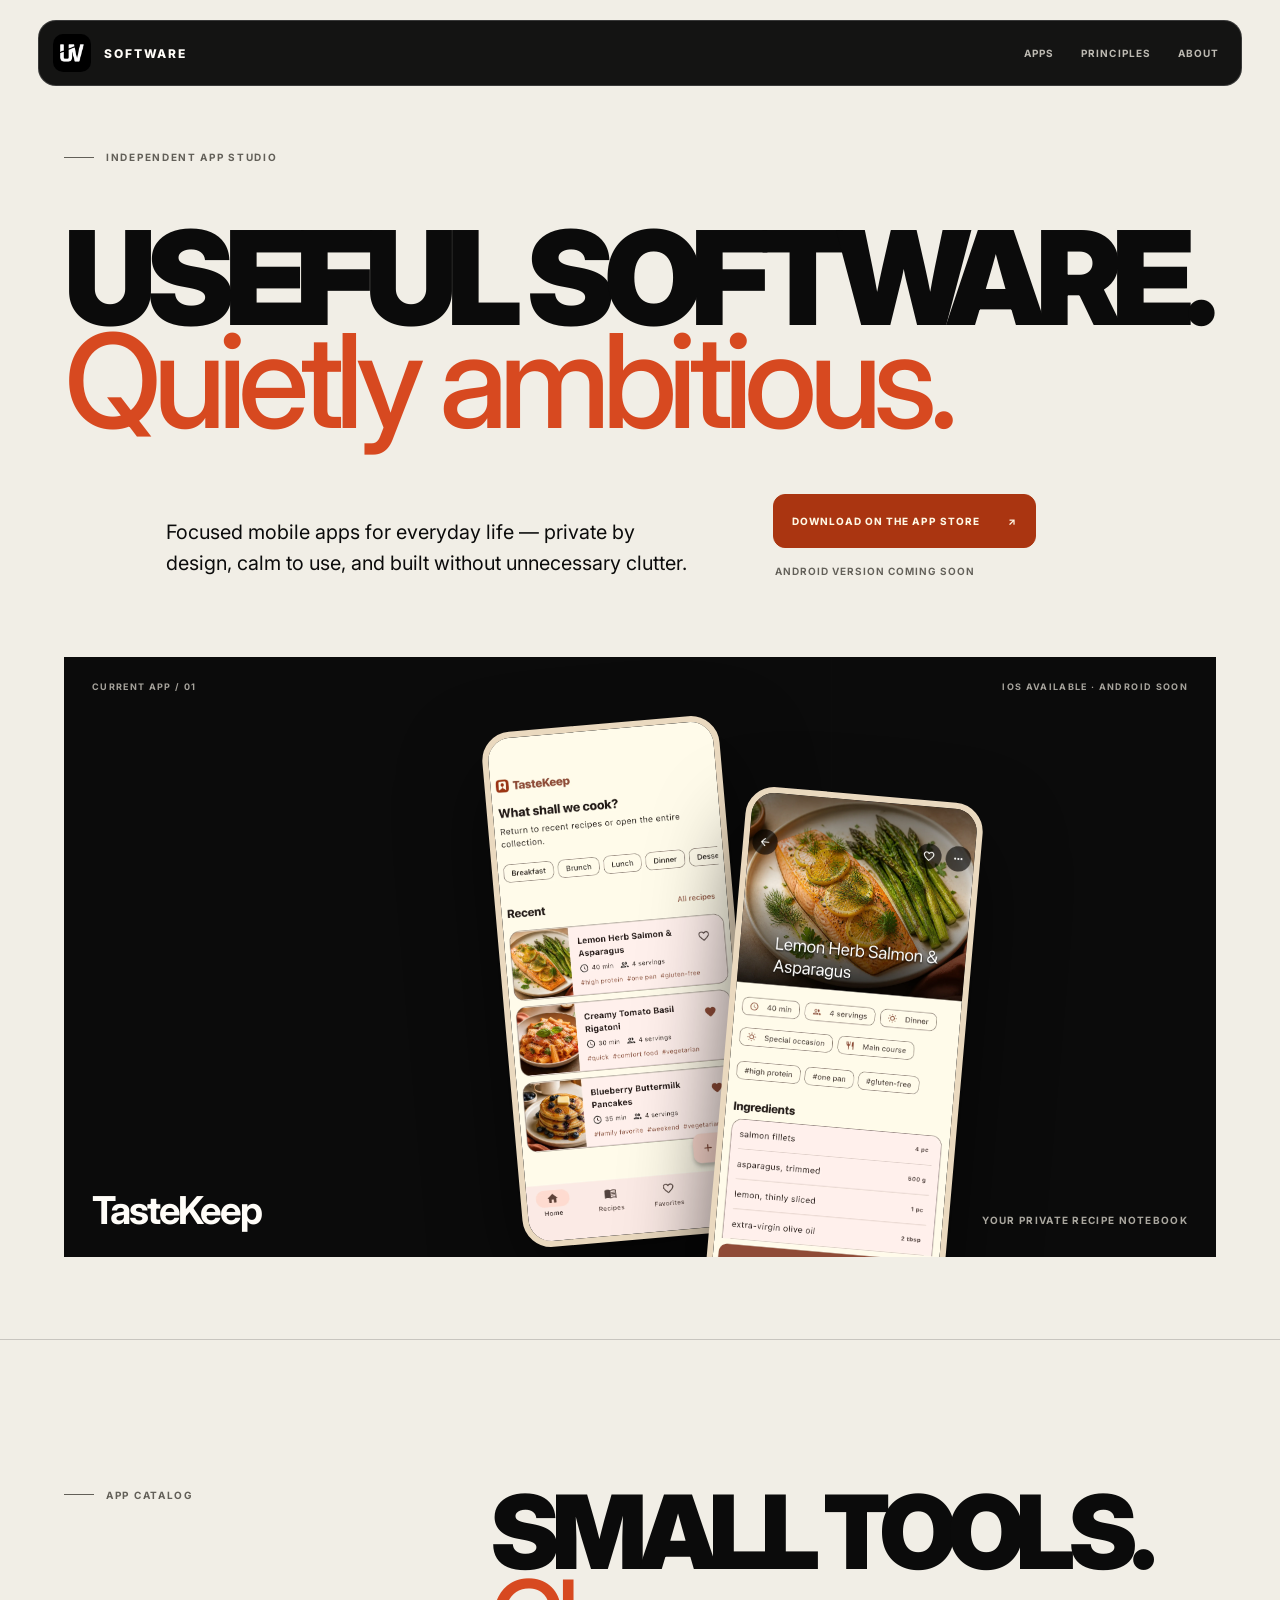
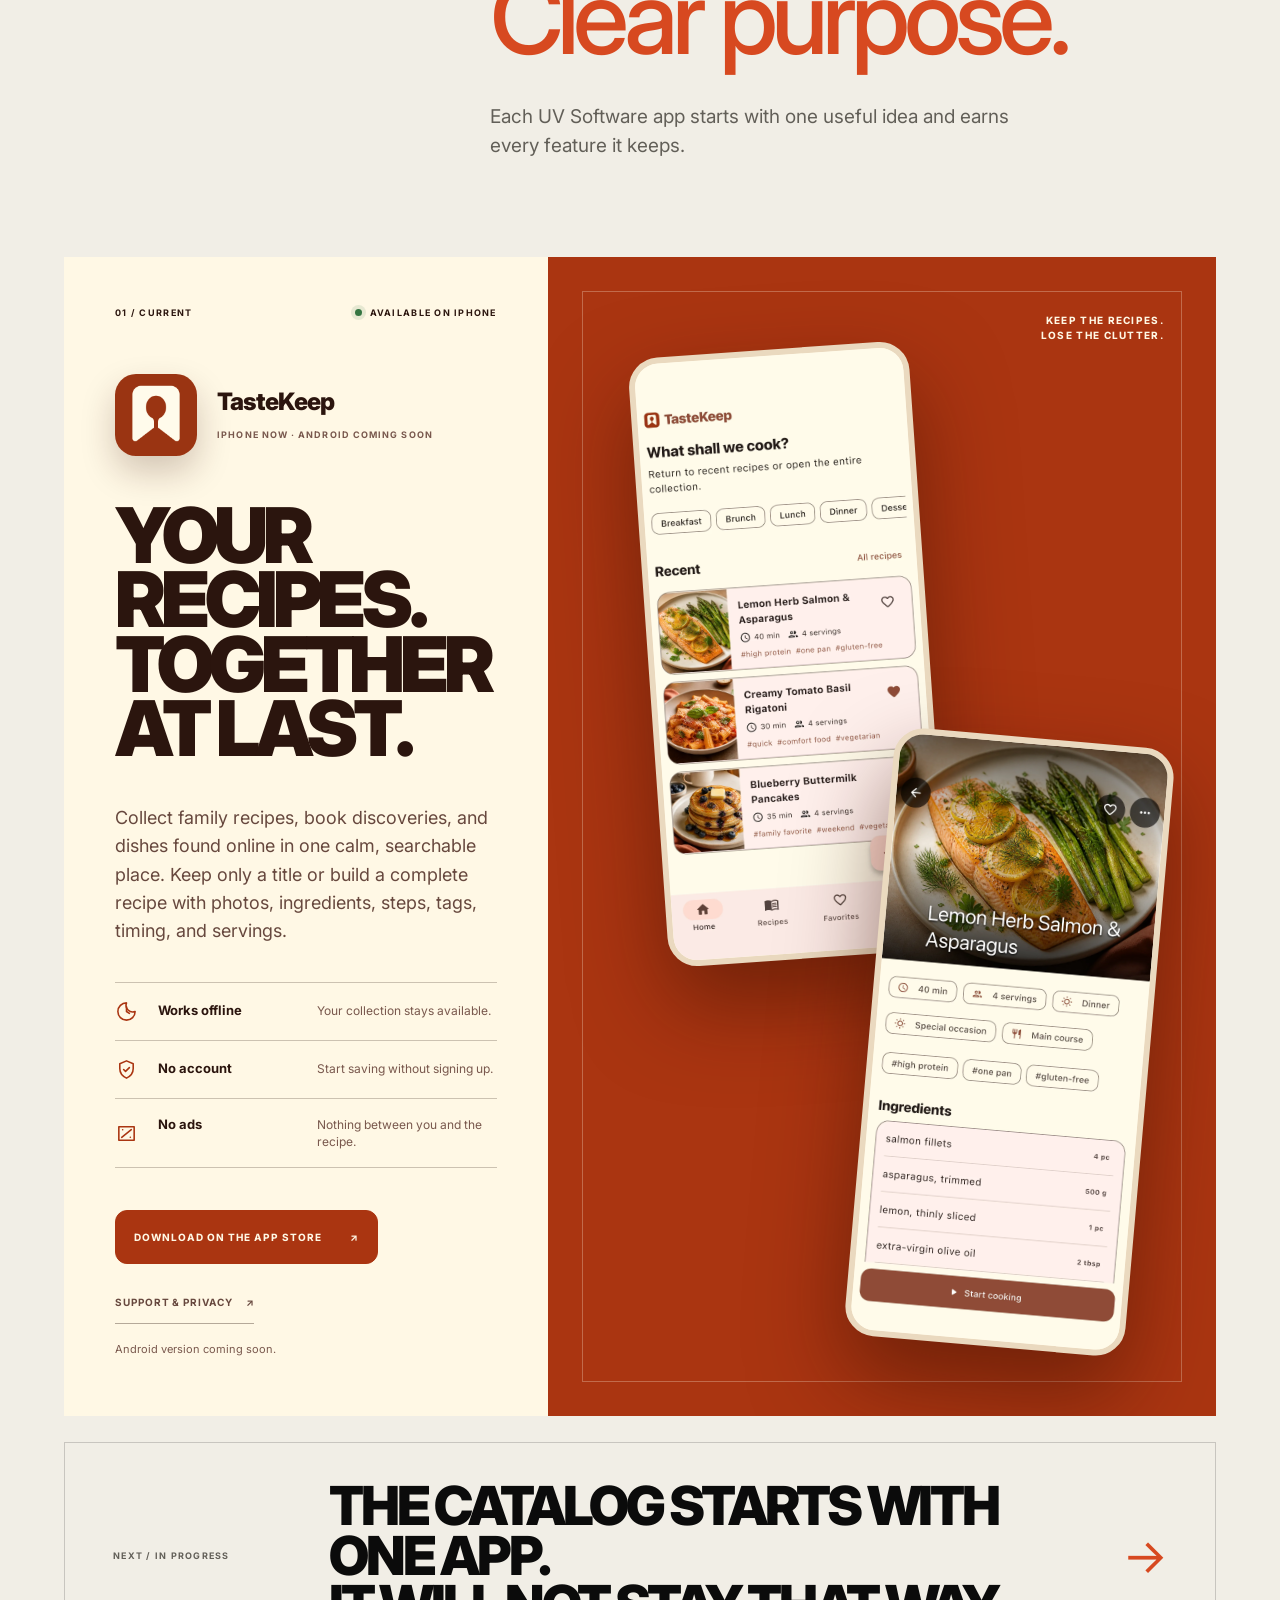
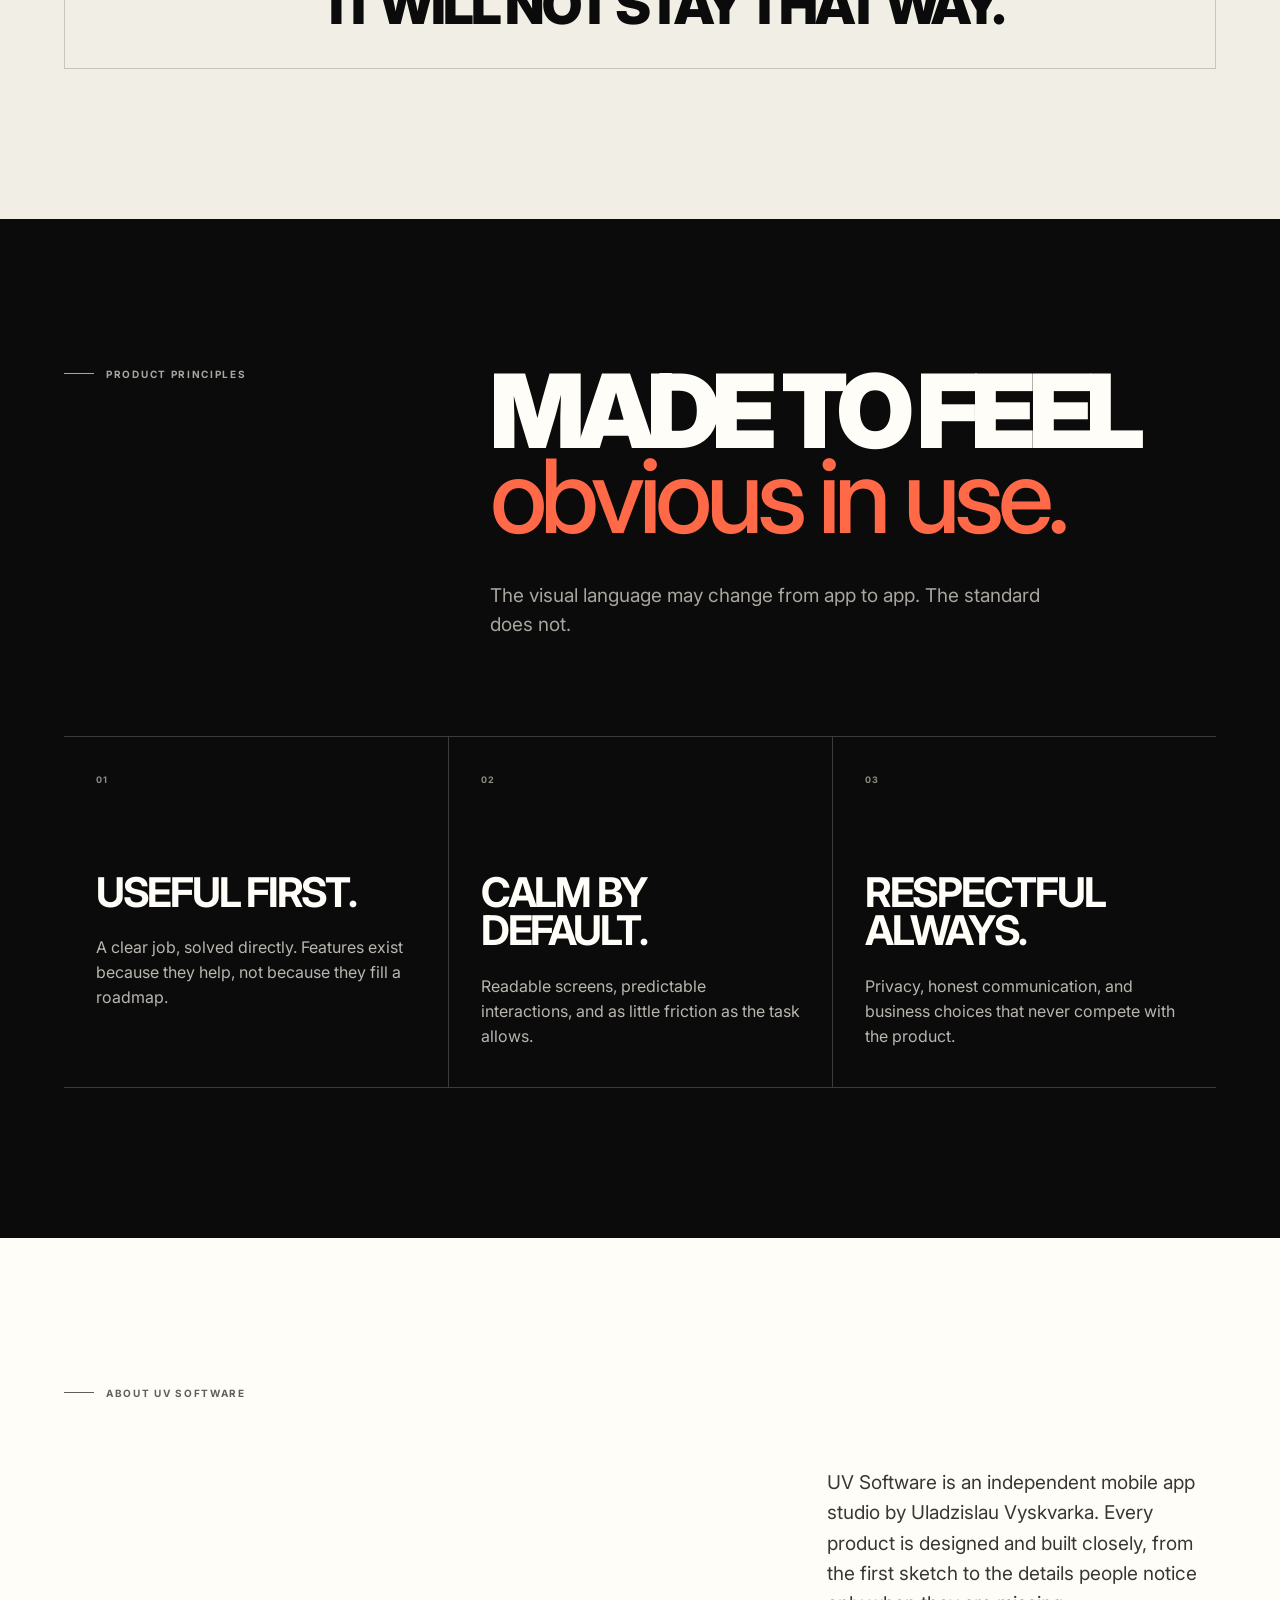
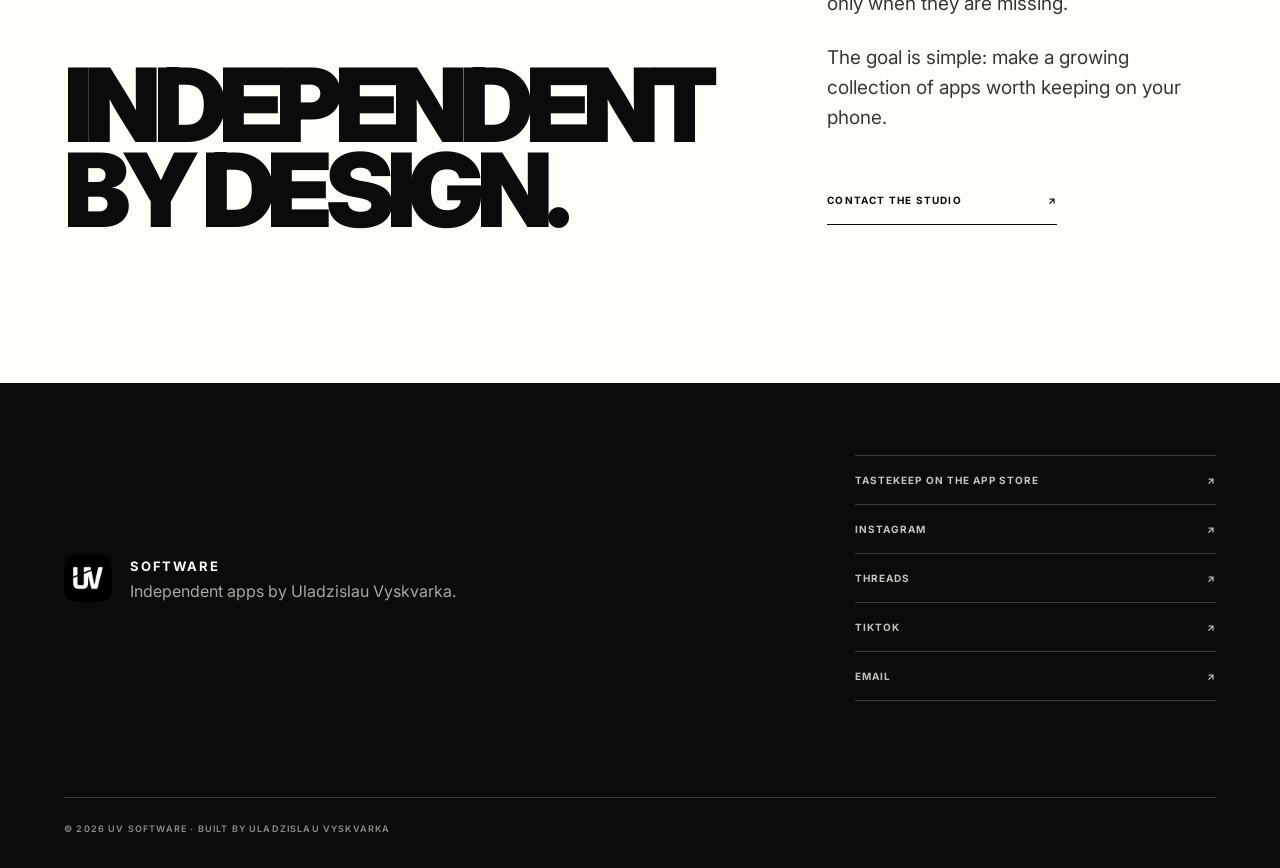
<file: index.html>
<!doctype html>
<html lang="en">
  <head>
    <meta charset="utf-8">
    <meta name="viewport" content="width=device-width, initial-scale=1">
    <title>UV Software — TasteKeep for iPhone</title>
    <meta name="description" content="Download TasteKeep for iPhone — a private, offline recipe notebook with no account and no ads, made by independent developer Uladzislau Vyskvarka.">
    <link rel="canonical" href="https://queeselamor.github.io/uvsoftware/">
    <link rel="icon" href="uv-software.png">
    <link rel="apple-touch-icon" href="uv-software.png">
    <link rel="stylesheet" href="styles.css">
    <meta property="og:title" content="TasteKeep is now on the App Store">
    <meta property="og:description" content="Your private recipe notebook. Works offline, needs no account, and contains no ads.">
    <meta property="og:type" content="website">
    <meta property="og:url" content="https://queeselamor.github.io/uvsoftware/">
    <meta property="og:image" content="https://queeselamor.github.io/uvsoftware/uv-software-og-v2.png">
    <meta property="og:image:width" content="1536">
    <meta property="og:image:height" content="864">
    <meta property="og:image:alt" content="UV Software and TasteKeep">
    <meta name="twitter:card" content="summary_large_image">
    <meta name="twitter:title" content="TasteKeep is now on the App Store">
    <meta name="twitter:description" content="Your private recipe notebook. Works offline, needs no account, and contains no ads.">
    <meta name="twitter:image" content="https://queeselamor.github.io/uvsoftware/uv-software-og-v2.png">
    <script type="application/ld+json">
      {
        "@context": "https://schema.org",
        "@type": "SoftwareApplication",
        "name": "TasteKeep",
        "applicationCategory": "FoodApplication",
        "operatingSystem": "iOS 15.0 or later",
        "description": "A private, offline recipe notebook with no account and no ads.",
        "url": "https://apps.apple.com/by/app/tastekeep/id6805066789",
        "author": {
          "@type": "Person",
          "name": "Uladzislau Vyskvarka",
          "sameAs": [
            "https://www.instagram.com/uv.software/",
            "https://www.threads.com/@uv.software",
            "https://www.tiktok.com/@uv.software"
          ]
        },
        "offers": {
          "@type": "Offer",
          "price": "0",
          "priceCurrency": "USD"
        }
      }
    </script>
  </head>
  <body>
    <a class="skip-link" href="#content">Skip to content</a>

    <header class="site-header">
      <a class="brand" href="#top" aria-label="UV Software home">
        <img src="uv-software.png" width="38" height="38" alt="">
        <span>SOFTWARE</span>
      </a>
      <nav aria-label="Main navigation">
        <a href="#apps">Apps</a>
        <a href="#principles">Principles</a>
        <a href="#about">About</a>
      </nav>
    </header>

    <main id="content">
      <section class="hero" id="top" aria-labelledby="hero-title">
        <div class="hero-copy">
          <p class="eyebrow"><span aria-hidden="true"></span>Independent app studio</p>
          <h1 id="hero-title">Useful software.<br><em>Quietly ambitious.</em></h1>
          <div class="hero-intro">
            <p>Focused mobile apps for everyday life — private by design, calm to use, and built without unnecessary clutter.</p>
            <div class="hero-actions">
              <a class="button hero-store" href="https://apps.apple.com/by/app/tastekeep/id6805066789" target="_blank" rel="noreferrer">Download on the App Store <span aria-hidden="true">↗</span></a>
              <span>Android version coming soon</span>
            </div>
          </div>
        </div>

        <div class="hero-showcase" aria-label="TasteKeep app preview">
          <div class="showcase-top">
            <span>Current app / 01</span>
            <span>iOS available · Android soon</span>
          </div>
          <div class="showcase-grid" aria-hidden="true"></div>
          <figure class="phone phone-home">
            <img src="tastekeep-home.webp" alt="TasteKeep home screen with saved recipes">
          </figure>
          <figure class="phone phone-recipe">
            <img src="tastekeep-recipe.webp" alt="TasteKeep recipe detail with ingredients">
          </figure>
          <div class="showcase-bottom">
            <strong>TasteKeep</strong>
            <span>Your private recipe notebook</span>
          </div>
        </div>
      </section>

      <section class="catalog" id="apps" aria-labelledby="catalog-title">
        <div class="section-heading">
          <p class="eyebrow"><span aria-hidden="true"></span>App catalog</p>
          <div>
            <h2 id="catalog-title">Small tools.<br><em>Clear purpose.</em></h2>
            <p>Each UV Software app starts with one useful idea and earns every feature it keeps.</p>
          </div>
        </div>

        <article class="app-card" id="tastekeep" aria-labelledby="tastekeep-title">
          <div class="app-copy">
            <div class="app-meta">
              <span>01 / Current</span>
              <span class="status available"><i aria-hidden="true"></i>Available on iPhone</span>
            </div>
            <div class="app-lockup">
              <img src="tastekeep-icon.png" width="82" height="82" alt="TasteKeep app icon">
              <div>
                <p>TasteKeep</p>
                <span>iPhone now · Android coming soon</span>
              </div>
            </div>
            <h3 id="tastekeep-title">Your recipes.<br>Together at last.</h3>
            <p class="app-description">Collect family recipes, book discoveries, and dishes found online in one calm, searchable place. Keep only a title or build a complete recipe with photos, ingredients, steps, tags, timing, and servings.</p>
            <ul class="app-features" aria-label="TasteKeep highlights">
              <li>
                <svg viewBox="0 0 24 24" aria-hidden="true"><path d="M12 3a9 9 0 1 0 9 9 7 7 0 0 1-9-9Z"/><path d="M12 7v5l3 2"/></svg>
                <span><strong>Works offline</strong><small>Your collection stays available.</small></span>
              </li>
              <li>
                <svg viewBox="0 0 24 24" aria-hidden="true"><path d="M12 3 5 6v5c0 4.6 2.9 8.1 7 10 4.1-1.9 7-5.4 7-10V6l-7-3Z"/><path d="m9 12 2 2 4-4"/></svg>
                <span><strong>No account</strong><small>Start saving without signing up.</small></span>
              </li>
              <li>
                <svg viewBox="0 0 24 24" aria-hidden="true"><path d="M4 5h16v14H4z"/><path d="m7 16 10-8M8 8h.01M16 16h.01"/></svg>
                <span><strong>No ads</strong><small>Nothing between you and the recipe.</small></span>
              </li>
            </ul>
            <div class="app-actions">
              <a class="button" href="https://apps.apple.com/by/app/tastekeep/id6805066789" target="_blank" rel="noreferrer">Download on the App Store <span aria-hidden="true">↗</span></a>
              <a class="secondary-action" href="https://queeselamor.github.io/tastekeep-support/" target="_blank" rel="noreferrer">Support &amp; privacy <span aria-hidden="true">↗</span></a>
              <span>Android version coming soon.</span>
            </div>
          </div>

          <div class="app-visual" aria-label="TasteKeep screenshots">
            <div class="visual-outline" aria-hidden="true"></div>
            <figure class="product-phone product-phone-home">
              <img src="tastekeep-home.webp" alt="TasteKeep recipe collection">
            </figure>
            <figure class="product-phone product-phone-recipe">
              <img src="tastekeep-recipe.webp" alt="TasteKeep recipe details">
            </figure>
            <p>Keep the recipes.<br>Lose the clutter.</p>
          </div>
        </article>

        <div class="catalog-note">
          <span>Next / In progress</span>
          <p>The catalog starts with one app.<br>It will not stay that way.</p>
          <span aria-hidden="true">→</span>
        </div>
      </section>

      <section class="principles" id="principles" aria-labelledby="principles-title">
        <div class="section-heading principles-heading">
          <p class="eyebrow"><span aria-hidden="true"></span>Product principles</p>
          <div>
            <h2 id="principles-title">Made to feel<br><em>obvious in use.</em></h2>
            <p>The visual language may change from app to app. The standard does not.</p>
          </div>
        </div>
        <div class="principle-grid">
          <article>
            <span>01</span>
            <h3>Useful first.</h3>
            <p>A clear job, solved directly. Features exist because they help, not because they fill a roadmap.</p>
          </article>
          <article>
            <span>02</span>
            <h3>Calm by default.</h3>
            <p>Readable screens, predictable interactions, and as little friction as the task allows.</p>
          </article>
          <article>
            <span>03</span>
            <h3>Respectful always.</h3>
            <p>Privacy, honest communication, and business choices that never compete with the product.</p>
          </article>
        </div>
      </section>

      <section class="about" id="about" aria-labelledby="about-title">
        <p class="eyebrow"><span aria-hidden="true"></span>About UV Software</p>
        <div class="about-grid">
          <h2 id="about-title">Independent<br>by design.</h2>
          <div class="about-copy">
            <p>UV Software is an independent mobile app studio by Uladzislau Vyskvarka. Every product is designed and built closely, from the first sketch to the details people notice only when they are missing.</p>
            <p>The goal is simple: make a growing collection of apps worth keeping on your phone.</p>
            <a class="text-link" href="mailto:uladzislau.vyskvarka@gmail.com">Contact the studio <span aria-hidden="true">↗</span></a>
          </div>
        </div>
      </section>
    </main>

    <footer>
      <div class="footer-brand">
        <img src="uv-software.png" width="48" height="48" alt="">
        <div><strong>SOFTWARE</strong><p>Independent apps by Uladzislau Vyskvarka.</p></div>
      </div>
      <div class="footer-links" aria-label="UV Software social profiles">
        <a href="https://apps.apple.com/by/app/tastekeep/id6805066789" target="_blank" rel="noreferrer">TasteKeep on the App Store <span>↗</span></a>
        <a href="https://www.instagram.com/uv.software/" target="_blank" rel="noreferrer">Instagram <span>↗</span></a>
        <a href="https://www.threads.com/@uv.software" target="_blank" rel="noreferrer">Threads <span>↗</span></a>
        <a href="https://www.tiktok.com/@uv.software" target="_blank" rel="noreferrer">TikTok <span>↗</span></a>
        <a href="mailto:uladzislau.vyskvarka@gmail.com">Email <span>↗</span></a>
      </div>
      <p class="legal">© 2026 UV Software · Built by Uladzislau Vyskvarka</p>
    </footer>
  </body>
</html>
</file>
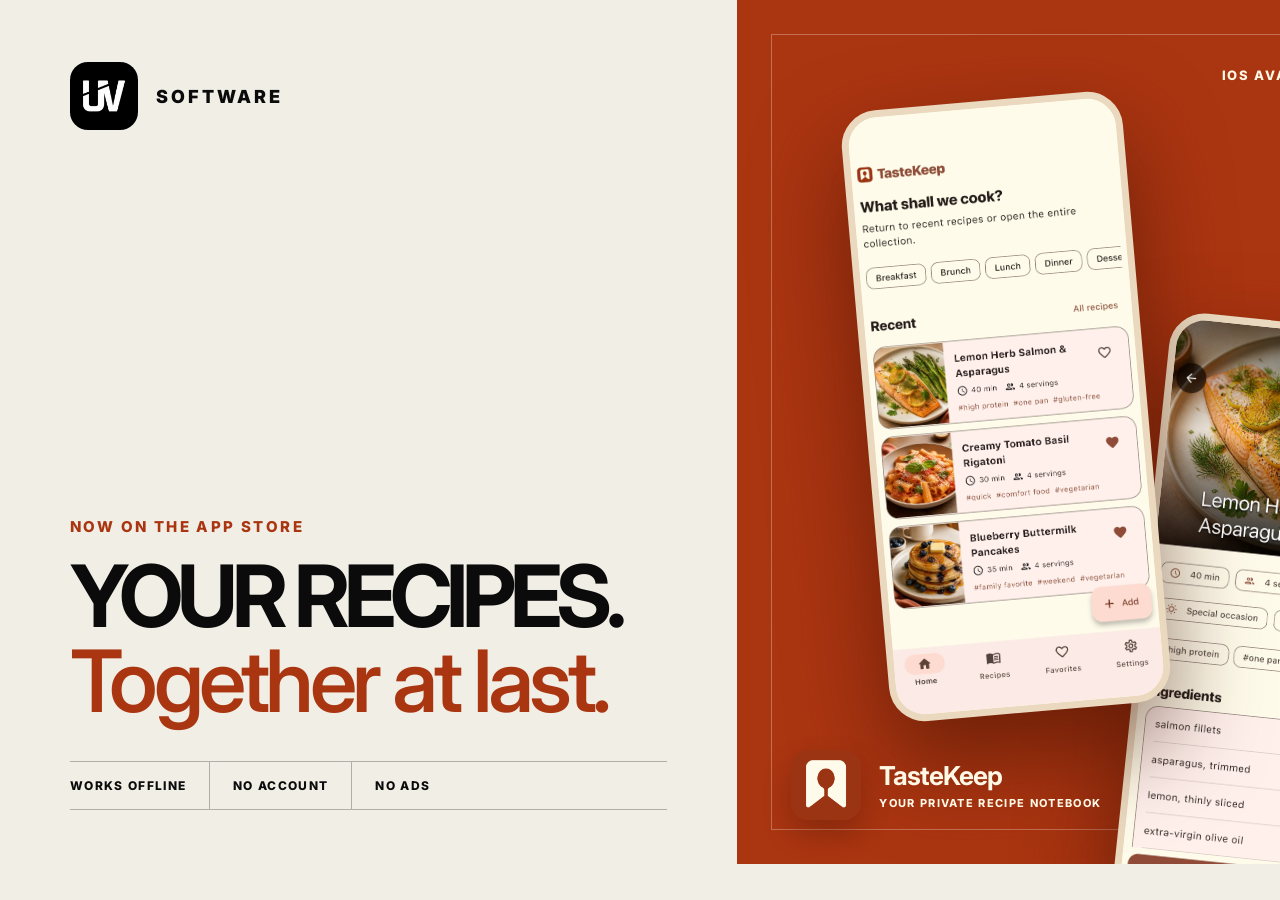
<file: og-card-v2.html>
<!doctype html>
<html lang="en">
  <head>
    <meta charset="utf-8">
    <meta name="viewport" content="width=device-width, initial-scale=1">
    <title>UV Software — TasteKeep App Store card</title>
    <style>
      @import url("https://fonts.googleapis.com/css2?family=Inter:wght@500;600;700;800;900&display=swap");
      * { box-sizing: border-box; }
      html, body { width: 1536px; height: 864px; margin: 0; overflow: hidden; }
      body { font-family: "Inter", Arial, sans-serif; color: #0b0b0b; background: #f1eee6; }
      .card { width: 100%; height: 100%; display: grid; grid-template-columns: 48% 52%; }
      .copy { position: relative; padding: 62px 70px 54px; display: flex; flex-direction: column; }
      .brand { display: flex; align-items: center; gap: 18px; font-size: 18px; font-weight: 850; letter-spacing: .17em; }
      .brand img { width: 68px; height: 68px; border-radius: 18px; }
      .eyebrow { margin: auto 0 24px; color: #aa3511; font-size: 15px; font-weight: 800; letter-spacing: .16em; text-transform: uppercase; }
      h1 { margin: 0; font-size: 86px; line-height: .86; letter-spacing: -.07em; text-transform: uppercase; }
      h1 em { display: block; margin-top: 11px; color: #aa3511; font-style: normal; font-weight: 550; text-transform: none; letter-spacing: -.055em; }
      .facts { display: flex; gap: 0; margin-top: 42px; border-top: 1px solid rgba(11,11,11,.28); border-bottom: 1px solid rgba(11,11,11,.28); }
      .facts span { padding: 16px 23px 16px 0; margin-right: 23px; border-right: 1px solid rgba(11,11,11,.28); font-size: 12px; font-weight: 800; letter-spacing: .11em; text-transform: uppercase; }
      .facts span:last-child { border-right: 0; }
      .visual { position: relative; overflow: hidden; color: #fff8e5; background: #aa3511; }
      .visual::before { content: ""; position: absolute; inset: 34px; border: 1px solid rgba(255,248,229,.3); }
      .status { position: absolute; z-index: 3; top: 54px; right: 54px; font-size: 13px; font-weight: 800; letter-spacing: .13em; text-transform: uppercase; }
      .phone { position: absolute; overflow: hidden; width: 282px; aspect-ratio: 1320 / 2868; border: 7px solid #ead9bf; border-radius: 36px; background: #fff8e5; box-shadow: 0 42px 90px rgba(55,14,2,.52); }
      .phone img { width: 100%; height: 100%; object-fit: cover; }
      .home { z-index: 2; top: 84px; left: 88px; transform: rotate(-5deg); }
      .recipe { z-index: 1; right: 74px; bottom: -88px; transform: rotate(6deg); }
      .app-lockup { position: absolute; z-index: 4; left: 54px; bottom: 44px; display: flex; align-items: center; gap: 18px; }
      .app-lockup img { width: 70px; height: 70px; border-radius: 17px; box-shadow: 0 14px 28px rgba(55,14,2,.28); }
      .app-lockup strong { display: block; font-size: 26px; letter-spacing: -.04em; }
      .app-lockup span { display: block; margin-top: 5px; font-size: 11px; font-weight: 750; letter-spacing: .12em; text-transform: uppercase; }
    </style>
  </head>
  <body>
    <main class="card">
      <section class="copy">
        <div class="brand"><img src="uv-software.png" alt="">SOFTWARE</div>
        <p class="eyebrow">Now on the App Store</p>
        <h1>Your recipes.<em>Together at last.</em></h1>
        <div class="facts"><span>Works offline</span><span>No account</span><span>No ads</span></div>
      </section>
      <section class="visual">
        <p class="status">iOS available · Android soon</p>
        <figure class="phone home"><img src="tastekeep-home.webp" alt=""></figure>
        <figure class="phone recipe"><img src="tastekeep-recipe.webp" alt=""></figure>
        <div class="app-lockup"><img src="tastekeep-icon.png" alt=""><div><strong>TasteKeep</strong><span>Your private recipe notebook</span></div></div>
      </section>
    </main>
  </body>
</html>
</file>
<file: styles.css>
@import url("https://fonts.googleapis.com/css2?family=Inter:wght@400;500;600;700;800;900&display=swap");

:root {
  --ink: #0b0b0b;
  --ink-soft: #202020;
  --paper: #f1eee6;
  --white: #fffdf8;
  --muted: #625f58;
  --line: rgba(11, 11, 11, 0.18);
  --line-light: rgba(255, 253, 248, 0.2);
  --taste: #aa3511;
  --taste-dark: #2b150e;
  --taste-paper: #fff8e5;
  --focus: #d74920;
  --sans: "Inter", Arial, sans-serif;
}

* { box-sizing: border-box; }
html { overflow-x: hidden; scroll-behavior: smooth; background: var(--ink); }
body { margin: 0; overflow-x: hidden; color: var(--ink); background: var(--paper); font-family: var(--sans); }
img { display: block; max-width: 100%; }
a { color: inherit; text-decoration: none; cursor: pointer; }
.skip-link { position: fixed; z-index: 100; top: 12px; left: 12px; padding: 12px 16px; color: var(--ink); background: var(--white); border: 1px solid var(--ink); border-radius: 10px; transform: translateY(-160%); transition: transform 200ms ease; }
.skip-link:focus { transform: translateY(0); }

.site-header {
  position: absolute;
  z-index: 50;
  top: 20px;
  left: clamp(14px, 3vw, 48px);
  right: clamp(14px, 3vw, 48px);
  height: 66px;
  display: flex;
  align-items: center;
  justify-content: space-between;
  padding: 0 21px 0 14px;
  color: var(--white);
  background: rgba(11, 11, 11, 0.96);
  border: 1px solid rgba(255, 255, 255, 0.16);
  border-radius: 18px;
}
.brand { min-height: 44px; display: flex; align-items: center; gap: 13px; font-size: 12px; font-weight: 800; letter-spacing: .15em; }
.brand img { width: 38px; height: 38px; object-fit: cover; border-radius: 10px; }
.site-header nav { display: flex; gap: 26px; }
.site-header nav a { min-height: 44px; display: flex; align-items: center; color: #bdbab2; font-size: 10px; font-weight: 700; text-transform: uppercase; letter-spacing: .12em; transition: color 200ms ease; }
.site-header nav a:hover { color: var(--white); }

.eyebrow { display: flex; align-items: center; gap: 12px; margin: 0; color: var(--muted); font-size: 10px; font-weight: 700; line-height: 1; text-transform: uppercase; letter-spacing: .17em; }
.eyebrow > span { width: 30px; height: 1px; background: currentColor; }
.text-link { min-width: 230px; min-height: 48px; display: inline-flex; align-items: center; justify-content: space-between; gap: 28px; padding: 11px 0; border-bottom: 1px solid currentColor; font-size: 10px; font-weight: 700; line-height: 1.2; text-transform: uppercase; letter-spacing: .12em; transition: color 200ms ease, border-color 200ms ease; }
.text-link:hover { color: var(--focus); }

.hero { min-height: 1080px; padding: 152px clamp(20px, 5vw, 80px) 82px; border-bottom: 1px solid var(--line); }
.hero-copy h1 { max-width: 1320px; margin: 64px 0 0; font-size: clamp(78px, 10.2vw, 174px); line-height: .79; font-weight: 900; letter-spacing: -.078em; text-transform: uppercase; }
.hero-copy h1 em { display: block; color: var(--focus); font-style: normal; font-weight: 500; letter-spacing: -.066em; text-transform: none; }
.hero-intro { max-width: 870px; display: grid; grid-template-columns: 1fr auto; gap: 70px; align-items: end; margin: 62px 0 78px 8vw; }
.hero-intro p { margin: 0; font-size: clamp(18px, 1.55vw, 23px); line-height: 1.55; }
.hero-actions { display: flex; flex-direction: column; align-items: flex-start; gap: 16px; }
.hero-actions > span { padding-left: 2px; color: var(--muted); font-size: 10px; font-weight: 650; line-height: 1.45; text-transform: uppercase; letter-spacing: .1em; }
.hero-store { min-width: 262px; }

.hero-showcase { position: relative; min-height: 600px; overflow: hidden; color: var(--white); background: var(--ink); }
.showcase-grid { position: absolute; inset: 0; background-image: linear-gradient(to right, transparent calc(33.333% - .5px), var(--line-light) 33.333%, transparent calc(33.333% + .5px)), linear-gradient(to right, transparent calc(66.666% - .5px), var(--line-light) 66.666%, transparent calc(66.666% + .5px)); }
.showcase-top { position: absolute; z-index: 4; top: 24px; left: 28px; right: 28px; display: flex; justify-content: space-between; color: #a6a39c; font-size: 9px; font-weight: 700; text-transform: uppercase; letter-spacing: .15em; }
.phone { position: absolute; z-index: 2; margin: 0; width: 238px; aspect-ratio: 1320 / 2868; overflow: hidden; background: #171717; border: 6px solid #ead9bf; border-radius: 29px; box-shadow: 0 38px 82px rgba(0, 0, 0, .58); }
.phone img { width: 100%; height: 100%; object-fit: cover; }
.phone-home { top: 66px; left: 38%; transform: rotate(-5deg); }
.phone-recipe { right: 22%; bottom: -54px; transform: rotate(5deg); }
.showcase-bottom { position: absolute; z-index: 4; left: 28px; right: 28px; bottom: 24px; display: flex; align-items: baseline; justify-content: space-between; gap: 30px; }
.showcase-bottom strong { font-size: clamp(26px, 3vw, 48px); letter-spacing: -.055em; }
.showcase-bottom span { color: #aaa79f; font-size: 10px; font-weight: 700; text-transform: uppercase; letter-spacing: .13em; }

.catalog { padding: 150px clamp(20px, 5vw, 80px); }
.section-heading { display: grid; grid-template-columns: .48fr 1fr; gap: 6vw; align-items: start; margin-bottom: 96px; }
.section-heading h2, .about h2 { margin: 0; font-size: clamp(64px, 8vw, 132px); line-height: .83; font-weight: 900; letter-spacing: -.075em; text-transform: uppercase; }
.section-heading h2 em { color: var(--focus); font-style: normal; font-weight: 500; letter-spacing: -.06em; text-transform: none; }
.section-heading > div > p { max-width: 570px; margin: 42px 0 0; color: var(--muted); font-size: 19px; line-height: 1.55; }

.app-card { min-height: 960px; display: grid; grid-template-columns: minmax(420px, .84fr) minmax(0, 1.16fr); color: var(--taste-dark); background: var(--taste-paper); }
.app-copy { min-width: 0; display: flex; flex-direction: column; align-items: flex-start; padding: 50px clamp(30px, 4vw, 68px) 58px; }
.app-meta { width: 100%; display: flex; justify-content: space-between; gap: 22px; margin-bottom: 56px; font-size: 9px; font-weight: 700; text-transform: uppercase; letter-spacing: .14em; }
.status { display: inline-flex; align-items: center; gap: 8px; }
.status i { width: 7px; height: 7px; background: var(--taste); border-radius: 50%; }
.status.available i { background: #347541; box-shadow: 0 0 0 4px rgba(52, 117, 65, .12); }
.app-lockup { display: flex; align-items: center; gap: 20px; margin-bottom: 48px; }
.app-lockup img { flex: 0 0 auto; border-radius: 21px; box-shadow: 0 16px 34px rgba(55, 18, 7, .22); }
.app-lockup p { margin: 0 0 6px; font-size: 24px; font-weight: 850; letter-spacing: -.045em; }
.app-lockup span { color: #79584d; font-size: 9px; font-weight: 700; text-transform: uppercase; letter-spacing: .12em; }
.app-copy h3 { margin: 0; font-size: clamp(58px, 6vw, 100px); line-height: .84; font-weight: 900; letter-spacing: -.067em; text-transform: uppercase; }
.app-description { max-width: 580px; margin: 42px 0 36px; color: #67483e; font-size: 18px; line-height: 1.58; }
.app-features { width: 100%; margin: 0 0 42px; padding: 0; border-top: 1px solid rgba(43, 21, 14, .24); list-style: none; }
.app-features li { display: grid; grid-template-columns: 28px 1fr; gap: 15px; align-items: center; padding: 17px 0; border-bottom: 1px solid rgba(43, 21, 14, .24); }
.app-features svg { width: 23px; height: 23px; fill: none; stroke: var(--taste); stroke-width: 1.65; stroke-linecap: round; stroke-linejoin: round; }
.app-features li > span { display: grid; grid-template-columns: 145px 1fr; gap: 14px; align-items: baseline; }
.app-features strong { font-size: 13px; }
.app-features small { color: #79584d; font-size: 12px; line-height: 1.4; }
.app-actions { width: 100%; display: flex; flex-wrap: wrap; align-items: center; gap: 16px 22px; margin-top: auto; }
.button { min-width: 226px; min-height: 54px; display: flex; align-items: center; justify-content: space-between; gap: 28px; padding: 0 18px; color: var(--taste-paper); background: var(--taste); border: 1px solid var(--taste); border-radius: 12px; font-size: 10px; font-weight: 750; white-space: nowrap; text-transform: uppercase; letter-spacing: .1em; transition: color 200ms ease, background 200ms ease; }
.button:hover { color: var(--taste); background: transparent; }
.secondary-action { min-height: 44px; display: inline-flex; align-items: center; gap: 13px; color: #67483e; border-bottom: 1px solid rgba(43, 21, 14, .35); font-size: 10px; font-weight: 700; white-space: nowrap; text-transform: uppercase; letter-spacing: .09em; transition: color 200ms ease, border-color 200ms ease; }
.secondary-action:hover { color: var(--taste); border-color: var(--taste); }
.app-actions > span { flex: 0 0 100%; padding-top: 2px; color: #79584d; font-size: 11px; line-height: 1.45; }

.app-visual { position: relative; min-width: 0; overflow: hidden; background: var(--taste); }
.visual-outline { position: absolute; inset: 34px; border: 1px solid rgba(255, 248, 229, .28); }
.product-phone { position: absolute; z-index: 2; margin: 0; width: min(338px, 42%); aspect-ratio: 1320 / 2868; overflow: hidden; background: var(--taste-paper); border: 6px solid #ead9bf; border-radius: 30px; box-shadow: 0 40px 88px rgba(55, 14, 2, .5); transition: transform 260ms cubic-bezier(.16, 1, .3, 1); }
.product-phone img { width: 100%; height: 100%; object-fit: cover; }
.product-phone-home { top: 8%; left: 15%; transform: rotate(-4deg); }
.product-phone-recipe { right: 10%; bottom: 6%; transform: rotate(5deg); }
.app-visual:hover .product-phone-home { transform: rotate(-5deg) translateY(-5px); }
.app-visual:hover .product-phone-recipe { transform: rotate(6deg) translateY(-5px); }
.app-visual > p { position: absolute; z-index: 3; right: 52px; top: 56px; margin: 0; color: var(--taste-paper); text-align: right; font-size: 10px; font-weight: 750; line-height: 1.55; text-transform: uppercase; letter-spacing: .13em; }

.catalog-note { min-height: 210px; display: grid; grid-template-columns: 180px 1fr auto; gap: 36px; align-items: center; margin-top: 26px; padding: 38px 48px; border: 1px solid var(--line); }
.catalog-note > span:first-child { color: var(--muted); font-size: 9px; font-weight: 700; text-transform: uppercase; letter-spacing: .14em; }
.catalog-note p { margin: 0; font-size: clamp(34px, 4.2vw, 68px); line-height: .92; font-weight: 850; letter-spacing: -.06em; text-transform: uppercase; }
.catalog-note > span:last-child { color: var(--focus); font-size: 48px; }

.principles { padding: 150px clamp(20px, 5vw, 80px); color: var(--white); background: var(--ink); }
.principles .eyebrow, .principles .section-heading > div > p { color: #a9a69f; }
.principles-heading h2 em { color: #ff6948; }
.principle-grid { display: grid; grid-template-columns: repeat(3, 1fr); border-top: 1px solid var(--line-light); border-bottom: 1px solid var(--line-light); }
.principle-grid article { min-height: 330px; padding: 30px 32px 38px; }
.principle-grid article + article { border-left: 1px solid var(--line-light); }
.principle-grid article > span { color: #8f8c85; font-size: 9px; font-weight: 700; letter-spacing: .15em; }
.principle-grid h3 { margin: 86px 0 24px; font-size: clamp(31px, 3.2vw, 48px); line-height: .95; letter-spacing: -.055em; text-transform: uppercase; }
.principle-grid p { max-width: 380px; margin: 0; color: #b9b6af; font-size: 16px; line-height: 1.55; }

.about { padding: 150px clamp(20px, 5vw, 80px); color: var(--ink); background: var(--white); }
.about-grid { display: grid; grid-template-columns: 1.2fr .72fr; gap: 9vw; align-items: end; margin-top: 70px; }
.about-copy { padding-bottom: 8px; }
.about-copy p { margin: 0 0 23px; color: #393733; font-size: 19px; line-height: 1.6; }
.about-copy .text-link { margin-top: 20px; }

footer { padding: 72px clamp(20px, 5vw, 80px) 34px; display: grid; grid-template-columns: 1fr minmax(260px, .5fr); gap: 68px; color: var(--white); background: var(--ink); }
.footer-brand { display: flex; align-items: center; gap: 18px; }
.footer-brand > img { width: 48px; height: 48px; object-fit: cover; border-radius: 13px; }
.footer-brand strong { font-size: 13px; letter-spacing: .14em; }
.footer-brand p { margin: 6px 0 0; color: #aaa79f; font-size: 16px; }
.footer-links { border-top: 1px solid var(--line-light); }
.footer-links a { min-height: 49px; display: flex; align-items: center; justify-content: space-between; color: #c7c4bd; border-bottom: 1px solid var(--line-light); font-size: 10px; font-weight: 700; text-transform: uppercase; letter-spacing: .11em; transition: color 200ms ease; }
.footer-links a:hover { color: var(--white); }
.legal { grid-column: 1 / -1; margin: 28px 0 0; padding-top: 25px; color: #918e87; border-top: 1px solid var(--line-light); font-size: 9px; font-weight: 600; text-transform: uppercase; letter-spacing: .13em; }

@media (max-width: 1024px) {
  .hero-intro { margin-left: 0; }
  .phone-home { left: 31%; }
  .phone-recipe { right: 17%; }
  .section-heading { grid-template-columns: 1fr; }
  .app-card { grid-template-columns: 1fr; }
  .app-copy { min-height: 820px; }
  .app-visual { min-height: 820px; }
  .principle-grid { grid-template-columns: 1fr; }
  .principle-grid article { min-height: 230px; }
  .principle-grid article + article { border-top: 1px solid var(--line-light); border-left: 0; }
  .principle-grid h3 { margin-top: 58px; }
  .about-grid { grid-template-columns: 1fr; }
  .about-copy { max-width: 660px; }
}

@media (max-width: 720px) {
  .site-header { top: 12px; left: 12px; right: 12px; height: 58px; padding-right: 15px; border-radius: 15px; }
  .brand { gap: 10px; font-size: 10px; }
  .brand img { width: 34px; height: 34px; border-radius: 9px; }
  .site-header nav { gap: 15px; }
  .site-header nav a { font-size: 9px; }
  .site-header nav a:nth-child(2) { display: none; }
  .hero { min-height: auto; padding: 114px 20px 44px; }
  .hero-copy h1 { margin-top: 46px; font-size: clamp(56px, 16.8vw, 86px); line-height: .82; }
  .hero-intro { display: block; margin: 42px 0 54px; }
  .hero-intro p { margin-bottom: 27px; font-size: 18px; }
  .hero-actions { width: 100%; }
  .hero-store { width: 100%; }
  .hero-showcase { min-height: 490px; }
  .showcase-grid { background-image: linear-gradient(to right, transparent calc(50% - .5px), var(--line-light) 50%, transparent calc(50% + .5px)); }
  .showcase-top { top: 18px; left: 17px; right: 17px; font-size: 8px; }
  .phone { width: 43%; border-width: 5px; border-radius: 23px; }
  .phone-home { top: 62px; left: 7%; }
  .phone-recipe { right: 7%; bottom: 38px; }
  .showcase-bottom { left: 17px; right: 17px; bottom: 14px; }
  .showcase-bottom strong { font-size: 23px; }
  .showcase-bottom span { display: none; }
  .catalog, .principles { padding: 96px 12px; }
  .section-heading { padding: 0 8px; margin-bottom: 65px; }
  .section-heading h2, .about h2 { font-size: 51px; }
  .section-heading > div > p { margin-top: 30px; font-size: 17px; }
  .app-copy { min-height: 850px; padding: 42px 20px 47px; }
  .app-meta { margin-bottom: 42px; }
  .app-lockup { margin-bottom: 40px; }
  .app-lockup img { width: 72px; height: 72px; border-radius: 18px; }
  .app-copy h3 { font-size: 53px; }
  .app-description { margin-top: 34px; font-size: 16px; }
  .app-features li > span { grid-template-columns: 1fr; gap: 4px; }
  .app-actions { align-items: flex-start; flex-direction: column; }
  .app-actions .button { width: 100%; }
  .app-actions > span { width: 100%; max-width: none; flex-basis: auto; }
  .app-visual { min-height: 650px; }
  .visual-outline { inset: 18px; }
  .product-phone { width: 46%; border-width: 5px; border-radius: 23px; }
  .product-phone-home { top: 9%; left: 7%; }
  .product-phone-recipe { right: 6%; bottom: 7%; }
  .app-visual > p { top: 38px; right: 32px; font-size: 8px; }
  .catalog-note { min-height: 190px; grid-template-columns: 1fr auto; padding: 29px 20px; }
  .catalog-note > span:first-child { grid-column: 1 / -1; }
  .catalog-note p { font-size: 36px; }
  .principles-heading { padding-inline: 8px; }
  .principle-grid article { min-height: 250px; padding: 28px 21px 34px; }
  .principle-grid h3 { font-size: 37px; }
  .about { padding: 100px 20px; }
  .about-grid { margin-top: 48px; }
  .about-copy p { font-size: 17px; }
  footer { padding: 58px 20px 28px; grid-template-columns: 1fr; gap: 46px; }
}

@media (prefers-reduced-motion: no-preference) {
  .hero-copy h1, .hero-intro, .hero-showcase { animation: rise-in 760ms cubic-bezier(.16, 1, .3, 1) both; }
  .hero-intro { animation-delay: 80ms; }
  .hero-showcase { animation-delay: 150ms; }
}
@keyframes rise-in { from { opacity: 0; transform: translateY(32px); } to { opacity: 1; transform: translateY(0); } }
@media (prefers-reduced-motion: reduce) { html { scroll-behavior: auto; } *, *::before, *::after { animation-duration: .01ms !important; transition-duration: .01ms !important; } }
:focus-visible { outline: 3px solid var(--focus); outline-offset: 5px; }
</file>
